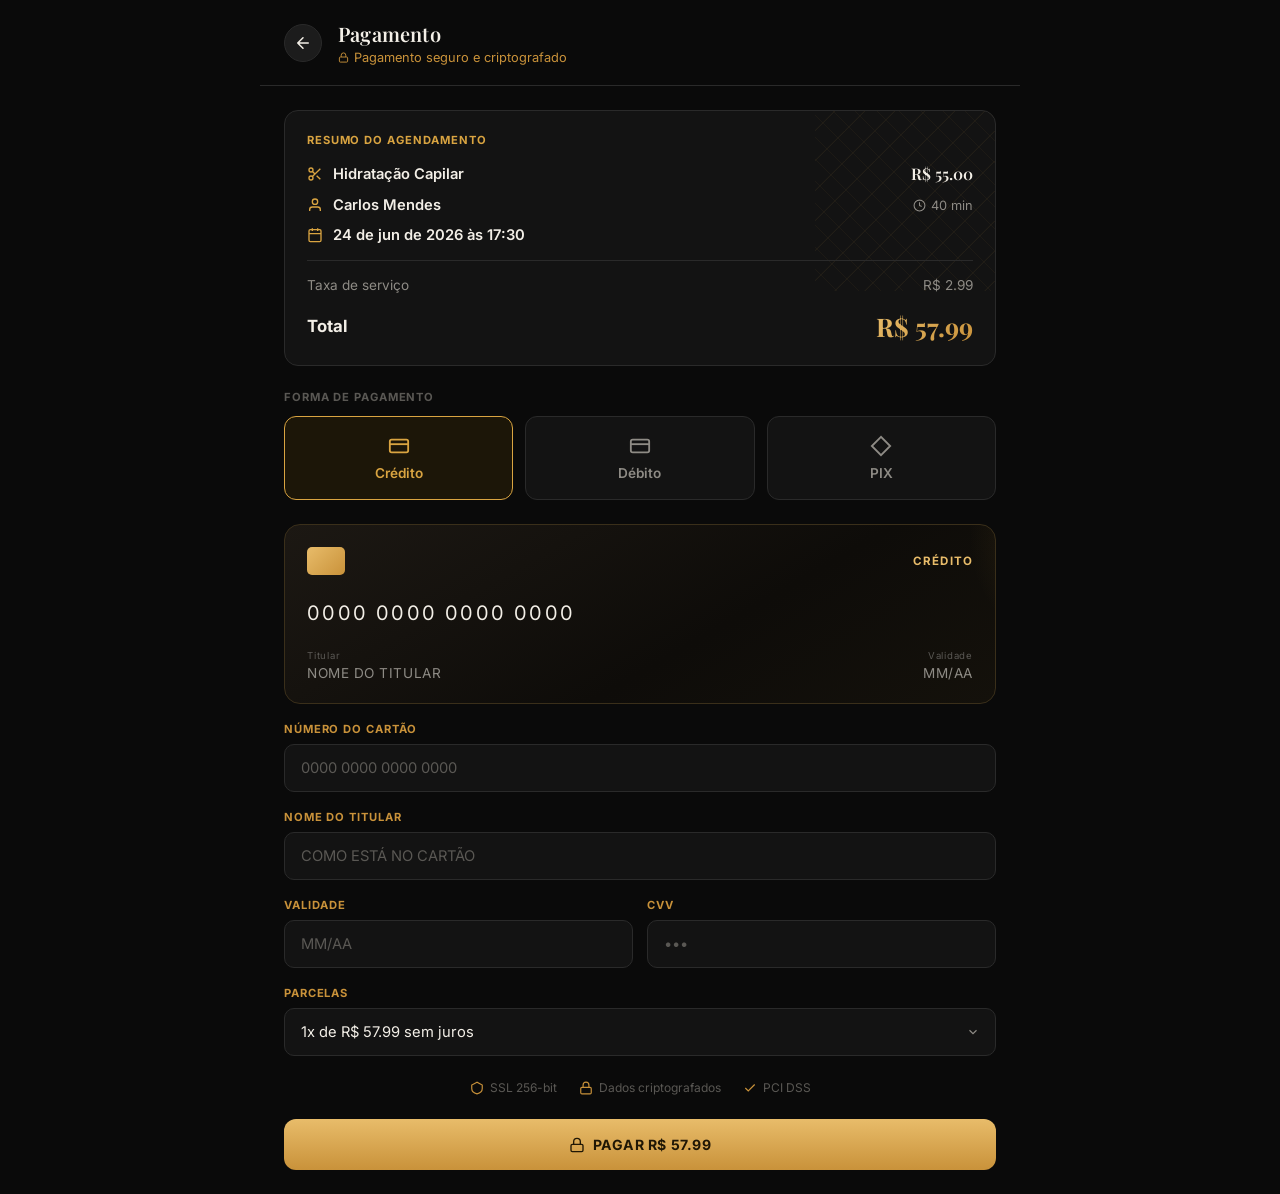
<file: TelaPagamento/index.html>
<!DOCTYPE html>
<html lang="pt-BR">
<head>
<meta charset="UTF-8">
<meta name="viewport" content="width=device-width, initial-scale=1.0">
<title>Pagamento</title>
<link rel="preconnect" href="https://fonts.googleapis.com">
<link rel="preconnect" href="https://fonts.gstatic.com" crossorigin>
<link href="https://fonts.googleapis.com/css2?family=Playfair+Display:wght@500;600;700&family=Inter:wght@400;500;600&display=swap" rel="stylesheet">
<link rel="stylesheet" href="style.css">
</head>
<body>

<div class="app">

  <!-- ===================== HEADER ===================== -->
  <header class="topbar">
    <button class="back-btn" id="backBtn" aria-label="Voltar">
      <svg width="18" height="18" viewBox="0 0 24 24" fill="none" stroke="currentColor" stroke-width="2" stroke-linecap="round" stroke-linejoin="round"><path d="M19 12H5M12 19l-7-7 7-7"/></svg>
    </button>
    <div class="topbar-text">
      <h1>Pagamento</h1>
      <p><svg width="11" height="11" viewBox="0 0 24 24" fill="none" stroke="currentColor" stroke-width="2"><rect x="3" y="11" width="18" height="11" rx="2"/><path d="M7 11V7a5 5 0 0 1 10 0v4"/></svg> Pagamento seguro e criptografado</p>
    </div>
  </header>

  <main class="content">

    <!-- ===================== RESUMO DO AGENDAMENTO ===================== -->
    <section class="summary-card">
      <span class="summary-title">RESUMO DO AGENDAMENTO</span>

      <div class="summary-rows">
        <div class="summary-row">
          <span class="row-label">
            <svg width="16" height="16" viewBox="0 0 24 24" fill="none" stroke="currentColor" stroke-width="2"><circle cx="6" cy="6" r="3"/><circle cx="6" cy="18" r="3"/><path d="M20 4 8.12 15.88M14.47 14.48L20 20M8.12 8.12 12 12"/></svg>
            Hidratação Capilar
          </span>
          <span class="row-value price">R$ 55.00</span>
        </div>
        <div class="summary-row">
          <span class="row-label">
            <svg width="16" height="16" viewBox="0 0 24 24" fill="none" stroke="currentColor" stroke-width="2"><path d="M20 21v-2a4 4 0 0 0-4-4H8a4 4 0 0 0-4 4v2"/><circle cx="12" cy="7" r="4"/></svg>
            Carlos Mendes
          </span>
          <span class="row-value time">
            <svg width="13" height="13" viewBox="0 0 24 24" fill="none" stroke="currentColor" stroke-width="2"><circle cx="12" cy="12" r="10"/><path d="M12 6v6l4 2"/></svg>
            40 min
          </span>
        </div>
        <div class="summary-row">
          <span class="row-label">
            <svg width="16" height="16" viewBox="0 0 24 24" fill="none" stroke="currentColor" stroke-width="2"><rect x="3" y="4" width="18" height="18" rx="2"/><path d="M16 2v4M8 2v4M3 10h18"/></svg>
            24 de jun de 2026 às 17:30
          </span>
        </div>
      </div>

      <div class="summary-divider"></div>

      <div class="summary-row fee-row">
        <span class="row-label-plain">Taxa de serviço</span>
        <span class="row-value-plain">R$ 2.99</span>
      </div>

      <div class="total-row">
        <span class="total-label">Total</span>
        <span class="total-value">R$ 57.99</span>
      </div>
    </section>

    <!-- ===================== FORMA DE PAGAMENTO ===================== -->
    <section class="payment-method-section">
      <span class="section-label">FORMA DE PAGAMENTO</span>

      <div class="method-grid" id="methodGrid">
        <button type="button" class="method-card selected" data-method="credito">
          <svg width="22" height="22" viewBox="0 0 24 24" fill="none" stroke="currentColor" stroke-width="2"><rect x="2" y="5" width="20" height="14" rx="2"/><path d="M2 10h20"/></svg>
          <span>Crédito</span>
        </button>
        <button type="button" class="method-card" data-method="debito">
          <svg width="22" height="22" viewBox="0 0 24 24" fill="none" stroke="currentColor" stroke-width="2"><rect x="2" y="5" width="20" height="14" rx="2"/><path d="M2 10h20"/></svg>
          <span>Débito</span>
        </button>
        <button type="button" class="method-card" data-method="pix">
          <svg width="22" height="22" viewBox="0 0 24 24" fill="none" stroke="currentColor" stroke-width="2"><path d="M12 2 2 12l10 10 10-10L12 2z"/></svg>
          <span>PIX</span>
        </button>
      </div>
    </section>

    <!-- ===================== FORMULÁRIO CARTÃO (CRÉDITO/DÉBITO) ===================== -->
    <section class="card-section" id="cardSection">

      <div class="credit-card" id="creditCard">
        <div class="card-glow"></div>
        <div class="card-top">
          <div class="card-chip"></div>
          <span class="card-brand" id="cardBrand">CRÉDITO</span>
        </div>
        <div class="card-number" id="cardNumberDisplay">0000 0000 0000 0000</div>
        <div class="card-bottom">
          <div class="card-field">
            <span class="card-field-label">Titular</span>
            <span class="card-field-value" id="cardNameDisplay">NOME DO TITULAR</span>
          </div>
          <div class="card-field align-right">
            <span class="card-field-label">Validade</span>
            <span class="card-field-value" id="cardExpiryDisplay">MM/AA</span>
          </div>
        </div>
      </div>

      <div class="form-group">
        <label class="form-label" for="cardNumber">NÚMERO DO CARTÃO</label>
        <input type="text" id="cardNumber" class="form-input" placeholder="0000 0000 0000 0000" inputmode="numeric" maxlength="19">
      </div>

      <div class="form-group">
        <label class="form-label" for="cardName">NOME DO TITULAR</label>
        <input type="text" id="cardName" class="form-input" placeholder="COMO ESTÁ NO CARTÃO">
      </div>

      <div class="form-row">
        <div class="form-group">
          <label class="form-label" for="cardExpiry">VALIDADE</label>
          <input type="text" id="cardExpiry" class="form-input" placeholder="MM/AA" inputmode="numeric" maxlength="5">
        </div>
        <div class="form-group">
          <label class="form-label" for="cardCvv">CVV</label>
          <input type="text" id="cardCvv" class="form-input" placeholder="•••" inputmode="numeric" maxlength="4">
        </div>
      </div>

      <div class="form-group">
        <label class="form-label" for="installments">PARCELAS</label>
        <div class="select-wrap">
          <select id="installments" class="form-select"></select>
          <svg class="select-arrow" width="14" height="14" viewBox="0 0 24 24" fill="none" stroke="currentColor" stroke-width="2"><path d="M6 9l6 6 6-6"/></svg>
        </div>
      </div>
    </section>

    <!-- ===================== PIX ===================== -->
    <section class="pix-section hidden" id="pixSection">
      <div class="pix-card">
        <div class="pix-qr">
          <svg viewBox="0 0 100 100" width="180" height="180" id="pixQr">
            <!-- QR gerado via JS -->
          </svg>
        </div>
        <p class="pix-instructions">Abra o app do seu banco, escaneie o código ou copie a chave abaixo</p>

        <div class="pix-key-box">
          <span class="pix-key" id="pixKey">00020126580014BR.GOV.BCB.PIX...57.99</span>
          <button type="button" class="pix-copy-btn" id="pixCopyBtn">
            <svg width="15" height="15" viewBox="0 0 24 24" fill="none" stroke="currentColor" stroke-width="2"><rect x="9" y="9" width="13" height="13" rx="2"/><path d="M5 15H4a2 2 0 0 1-2-2V4a2 2 0 0 1 2-2h9a2 2 0 0 1 2 2v1"/></svg>
            Copiar
          </button>
        </div>

        <div class="pix-timer">
          <svg width="14" height="14" viewBox="0 0 24 24" fill="none" stroke="currentColor" stroke-width="2"><circle cx="12" cy="12" r="10"/><path d="M12 6v6l4 2"/></svg>
          Expira em <span id="pixTimer">09:59</span>
        </div>
      </div>
    </section>

    <!-- ===================== SELOS DE SEGURANÇA ===================== -->
    <div class="security-badges" id="securityBadges">
      <span class="badge-item">
        <svg width="14" height="14" viewBox="0 0 24 24" fill="none" stroke="currentColor" stroke-width="2"><path d="M12 2 3 7v6c0 5 4 8 9 9 5-1 9-4 9-9V7l-9-5z"/></svg>
        SSL 256-bit
      </span>
      <span class="badge-item">
        <svg width="14" height="14" viewBox="0 0 24 24" fill="none" stroke="currentColor" stroke-width="2"><rect x="3" y="11" width="18" height="11" rx="2"/><path d="M7 11V7a5 5 0 0 1 10 0v4"/></svg>
        Dados criptografados
      </span>
      <span class="badge-item">
        <svg width="14" height="14" viewBox="0 0 24 24" fill="none" stroke="currentColor" stroke-width="2"><path d="M20 6 9 17l-5-5"/></svg>
        PCI DSS
      </span>
    </div>

    <!-- ===================== BOTÃO PAGAR ===================== -->
    <button type="button" class="btn-pay" id="payBtn">
      <svg width="16" height="16" viewBox="0 0 24 24" fill="none" stroke="currentColor" stroke-width="2"><rect x="3" y="11" width="18" height="11" rx="2"/><path d="M7 11V7a5 5 0 0 1 10 0v4"/></svg>
      <span id="payBtnLabel">PAGAR R$ 57.99</span>
    </button>

  </main>
</div>

<script src="script.js"></script>
</body>
</html>
</file>
<file: TelaPagamento/style.css>
:root {
  --bg: #0a0a0a;
  --bg-card: #131313;
  --bg-card-2: #161310;
  --border: #2a2a2a;
  --gold: #d9a441;
  --gold-soft: #c9923a;
  --gold-light: #e8bc6a;
  --text-primary: #f3efe7;
  --text-secondary: #8e8b85;
  --text-muted: #5a5854;
  --danger: #c0533a;
  --radius: 14px;
}

* { box-sizing: border-box; }

html, body {
  margin: 0;
  padding: 0;
  background: var(--bg);
  color: var(--text-primary);
  font-family: 'Inter', sans-serif;
  -webkit-font-smoothing: antialiased;
}

.app {
  max-width: 760px;
  margin: 0 auto;
  min-height: 100vh;
  display: flex;
  flex-direction: column;
}

/* ===== HEADER ===== */
.topbar {
  display: flex;
  align-items: center;
  gap: 16px;
  padding: 20px 24px;
  border-bottom: 1px solid var(--border);
}

.back-btn {
  width: 38px;
  height: 38px;
  flex-shrink: 0;
  border-radius: 50%;
  background: #1c1c1c;
  border: 1px solid var(--border);
  color: var(--text-primary);
  display: flex;
  align-items: center;
  justify-content: center;
  cursor: pointer;
  transition: background 0.2s, border-color 0.2s;
}
.back-btn:hover { background: #232323; border-color: var(--gold-soft); }
.back-btn:focus-visible { outline: 2px solid var(--gold); outline-offset: 2px; }

.topbar-text h1 {
  font-family: 'Playfair Display', serif;
  font-size: 1.25rem;
  font-weight: 600;
  margin: 0;
  letter-spacing: 0.2px;
}
.topbar-text p {
  margin: 3px 0 0;
  font-size: 0.8rem;
  color: var(--gold-soft);
  display: flex;
  align-items: center;
  gap: 5px;
}

/* ===== CONTENT ===== */
.content {
  padding: 24px;
  display: flex;
  flex-direction: column;
  gap: 24px;
}

/* ===== RESUMO DO AGENDAMENTO ===== */
.summary-card {
  position: relative;
  background: var(--bg-card);
  border: 1px solid var(--border);
  border-radius: var(--radius);
  padding: 22px;
  display: flex;
  flex-direction: column;
  gap: 16px;
  overflow: hidden;
}

.summary-card::before {
  content: "";
  position: absolute;
  top: -40px;
  right: -40px;
  width: 220px;
  height: 220px;
  background:
    linear-gradient(135deg, transparent 48%, rgba(217,164,65,0.07) 49%, rgba(217,164,65,0.07) 50%, transparent 51%),
    linear-gradient(45deg, transparent 48%, rgba(217,164,65,0.05) 49%, rgba(217,164,65,0.05) 50%, transparent 51%);
  background-size: 30px 30px, 22px 22px;
  pointer-events: none;
}

.summary-title {
  font-size: 0.7rem;
  letter-spacing: 0.08em;
  color: var(--gold);
  font-weight: 700;
  position: relative;
  z-index: 1;
}

.summary-rows {
  display: flex;
  flex-direction: column;
  gap: 12px;
  position: relative;
  z-index: 1;
}

.summary-row {
  display: flex;
  align-items: center;
  justify-content: space-between;
  gap: 12px;
}

.row-label {
  display: flex;
  align-items: center;
  gap: 10px;
  font-size: 0.92rem;
  font-weight: 600;
  color: var(--text-primary);
}
.row-label svg { color: var(--gold); flex-shrink: 0; }

.row-value.price {
  font-family: 'Playfair Display', serif;
  font-weight: 600;
  color: var(--text-primary);
}

.row-value.time {
  display: flex;
  align-items: center;
  gap: 5px;
  font-size: 0.8rem;
  color: var(--text-secondary);
}

.summary-divider {
  height: 1px;
  background: var(--border);
  position: relative;
  z-index: 1;
}

.fee-row {
  position: relative;
  z-index: 1;
  font-size: 0.85rem;
}
.row-label-plain { color: var(--text-secondary); }
.row-value-plain { color: var(--text-secondary); }

.total-row {
  display: flex;
  align-items: center;
  justify-content: space-between;
  position: relative;
  z-index: 1;
}
.total-label {
  font-size: 1.05rem;
  font-weight: 700;
}
.total-value {
  font-family: 'Playfair Display', serif;
  font-size: 1.6rem;
  font-weight: 700;
  color: var(--gold-light);
  background: linear-gradient(135deg, var(--gold-light), var(--gold-soft));
  -webkit-background-clip: text;
  background-clip: text;
  -webkit-text-fill-color: transparent;
}

/* ===== FORMA DE PAGAMENTO ===== */
.payment-method-section {
  display: flex;
  flex-direction: column;
  gap: 12px;
}

.section-label {
  font-size: 0.7rem;
  letter-spacing: 0.08em;
  color: var(--text-muted);
  font-weight: 700;
}

.method-grid {
  display: grid;
  grid-template-columns: 1fr 1fr 1fr;
  gap: 12px;
}

.method-card {
  background: var(--bg-card);
  border: 1px solid var(--border);
  border-radius: 12px;
  padding: 18px 8px;
  display: flex;
  flex-direction: column;
  align-items: center;
  gap: 8px;
  color: var(--text-secondary);
  cursor: pointer;
  font-family: 'Inter', sans-serif;
  font-size: 0.85rem;
  font-weight: 600;
  transition: border-color 0.2s, color 0.2s, background 0.2s;
}
.method-card:hover { border-color: var(--gold-soft); }
.method-card.selected {
  border-color: var(--gold);
  background: #1c1608;
  color: var(--gold);
}

/* ===== CARTÃO VISUAL ===== */
.card-section {
  display: flex;
  flex-direction: column;
  gap: 18px;
}
.card-section.hidden { display: none; }

.credit-card {
  position: relative;
  border-radius: 16px;
  padding: 22px;
  min-height: 180px;
  background: linear-gradient(150deg, #1c1813, #0e0c09 60%, #14110b);
  border: 1px solid #3a2f1a;
  display: flex;
  flex-direction: column;
  justify-content: space-between;
  overflow: hidden;
  transition: border-color 0.3s;
}

.card-glow {
  position: absolute;
  top: -60%;
  right: -30%;
  width: 240px;
  height: 240px;
  border-radius: 50%;
  background: radial-gradient(circle, rgba(217,164,65,0.18), transparent 70%);
  pointer-events: none;
}

.card-top {
  display: flex;
  align-items: center;
  justify-content: space-between;
  position: relative;
  z-index: 1;
}

.card-chip {
  width: 38px;
  height: 28px;
  border-radius: 5px;
  background: linear-gradient(135deg, var(--gold-light), var(--gold-soft));
}

.card-brand {
  font-size: 0.72rem;
  letter-spacing: 0.1em;
  font-weight: 700;
  color: var(--gold-light);
}

.card-number {
  font-family: 'Inter', monospace;
  font-size: 1.25rem;
  letter-spacing: 0.12em;
  color: var(--text-primary);
  position: relative;
  z-index: 1;
  margin: 18px 0;
}

.card-bottom {
  display: flex;
  align-items: flex-end;
  justify-content: space-between;
  position: relative;
  z-index: 1;
}

.card-field {
  display: flex;
  flex-direction: column;
  gap: 4px;
}
.card-field.align-right { align-items: flex-end; }

.card-field-label {
  font-size: 0.6rem;
  letter-spacing: 0.08em;
  color: var(--text-muted);
}

.card-field-value {
  font-size: 0.85rem;
  letter-spacing: 0.04em;
  color: var(--text-secondary);
  text-transform: uppercase;
}

/* ===== FORM ===== */
.form-group {
  display: flex;
  flex-direction: column;
  gap: 8px;
}

.form-row {
  display: grid;
  grid-template-columns: 1fr 1fr;
  gap: 14px;
}

.form-label {
  font-size: 0.7rem;
  letter-spacing: 0.08em;
  color: var(--gold-soft);
  font-weight: 700;
}

.form-input,
.form-select {
  background: var(--bg-card);
  border: 1px solid var(--border);
  border-radius: 10px;
  padding: 14px 16px;
  font-size: 0.92rem;
  color: var(--text-primary);
  font-family: 'Inter', sans-serif;
  width: 100%;
  transition: border-color 0.2s;
}
.form-input::placeholder { color: var(--text-muted); }
.form-input:focus, .form-select:focus {
  outline: none;
  border-color: var(--gold);
}

.select-wrap {
  position: relative;
}
.form-select {
  appearance: none;
  cursor: pointer;
  padding-right: 38px;
}
.select-arrow {
  position: absolute;
  right: 16px;
  top: 50%;
  transform: translateY(-50%);
  color: var(--text-secondary);
  pointer-events: none;
}

/* ===== PIX ===== */
.pix-section.hidden { display: none; }

.pix-card {
  background: var(--bg-card);
  border: 1px solid var(--border);
  border-radius: var(--radius);
  padding: 28px 22px;
  display: flex;
  flex-direction: column;
  align-items: center;
  gap: 16px;
  text-align: center;
}

.pix-qr {
  background: #fff;
  padding: 14px;
  border-radius: 12px;
  display: flex;
}

.pix-instructions {
  margin: 0;
  font-size: 0.85rem;
  color: var(--text-secondary);
  max-width: 320px;
}

.pix-key-box {
  width: 100%;
  display: flex;
  align-items: center;
  gap: 10px;
  background: #0e0e0e;
  border: 1px solid var(--border);
  border-radius: 10px;
  padding: 12px 14px;
}

.pix-key {
  flex: 1;
  font-size: 0.75rem;
  color: var(--text-secondary);
  overflow: hidden;
  text-overflow: ellipsis;
  white-space: nowrap;
  text-align: left;
  font-family: monospace;
}

.pix-copy-btn {
  flex-shrink: 0;
  display: flex;
  align-items: center;
  gap: 6px;
  background: transparent;
  border: 1px solid var(--gold-soft);
  color: var(--gold-light);
  border-radius: 8px;
  padding: 8px 12px;
  font-size: 0.78rem;
  font-weight: 600;
  cursor: pointer;
  font-family: 'Inter', sans-serif;
  transition: background 0.2s, color 0.2s;
}
.pix-copy-btn:hover { background: var(--gold); color: #1a1305; }
.pix-copy-btn.copied { background: var(--gold); color: #1a1305; border-color: var(--gold); }

.pix-timer {
  display: flex;
  align-items: center;
  gap: 6px;
  font-size: 0.8rem;
  color: var(--text-muted);
}
.pix-timer span { color: var(--gold-light); font-weight: 600; }

/* ===== SELOS DE SEGURANÇA ===== */
.security-badges {
  display: flex;
  align-items: center;
  justify-content: center;
  gap: 22px;
  flex-wrap: wrap;
}

.badge-item {
  display: flex;
  align-items: center;
  gap: 6px;
  font-size: 0.75rem;
  color: var(--text-muted);
}
.badge-item svg { color: var(--gold-soft); }

/* ===== BOTÃO PAGAR ===== */
.btn-pay {
  border: none;
  border-radius: 12px;
  padding: 17px;
  font-size: 0.88rem;
  font-weight: 700;
  letter-spacing: 0.04em;
  cursor: pointer;
  display: flex;
  align-items: center;
  justify-content: center;
  gap: 8px;
  font-family: 'Inter', sans-serif;
  background: linear-gradient(180deg, var(--gold-light), var(--gold-soft));
  color: #201705;
  transition: filter 0.2s, transform 0.15s, opacity 0.2s;
}
.btn-pay:hover { filter: brightness(1.08); }
.btn-pay:active { transform: scale(0.98); }
.btn-pay:focus-visible { outline: 2px solid var(--gold); outline-offset: 2px; }
.btn-pay:disabled { opacity: 0.5; cursor: not-allowed; }
.btn-pay.loading { pointer-events: none; opacity: 0.85; }

/* ===== RESPONSIVE ===== */
@media (max-width: 480px) {
  .content { padding: 18px; gap: 20px; }
  .form-row { grid-template-columns: 1fr 1fr; gap: 10px; }
  .card-number { font-size: 1.05rem; letter-spacing: 0.08em; }
  .security-badges { gap: 14px; }
  .topbar { padding: 16px 18px; }
}

@media (prefers-reduced-motion: reduce) {
  * { transition: none !important; }
}
</file>
